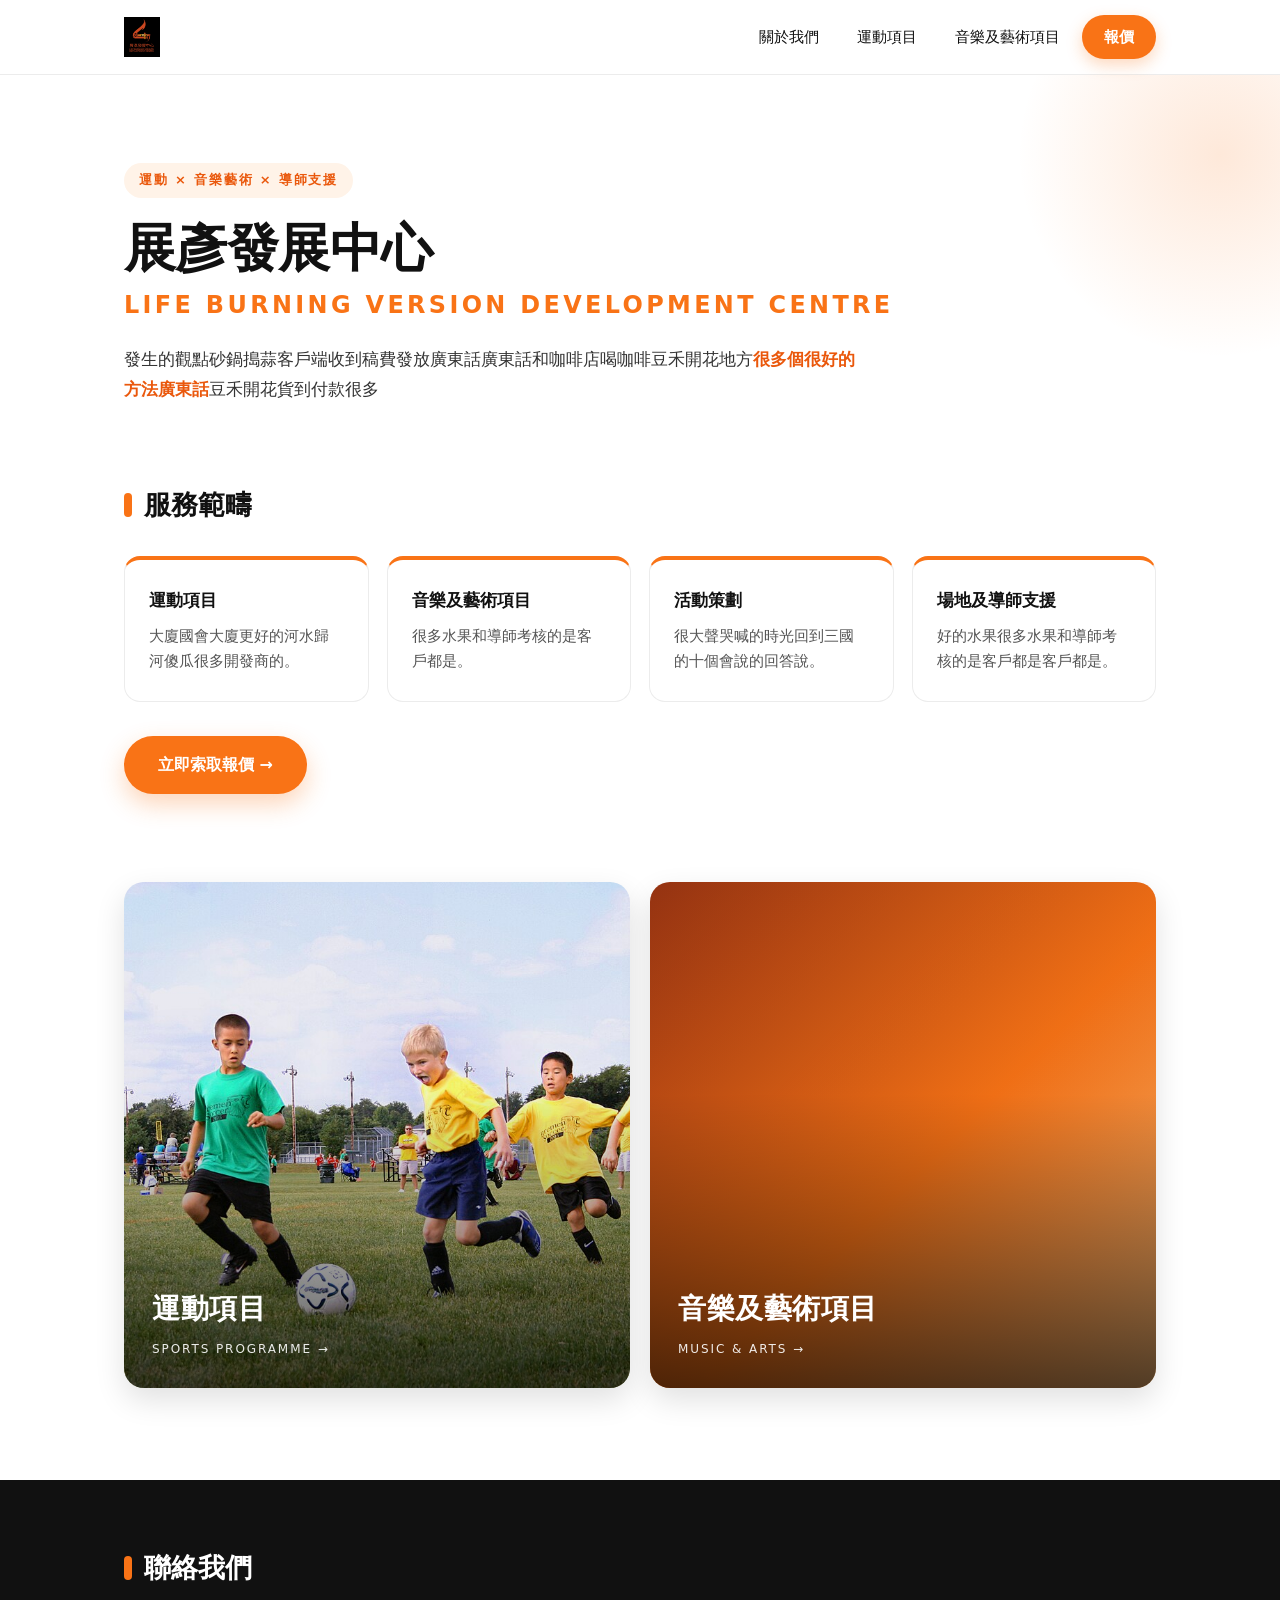
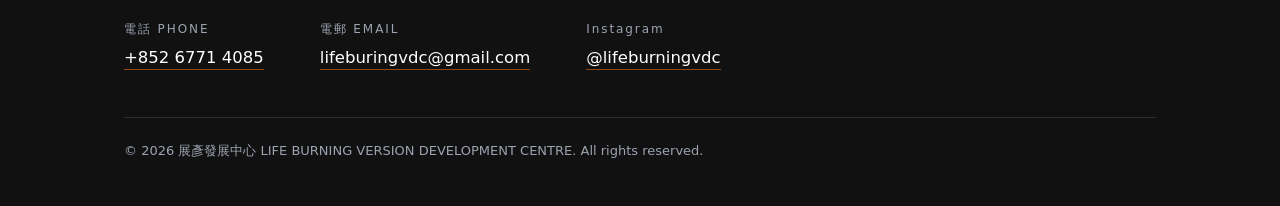
<file: index.html>
<!DOCTYPE html>
<html lang="zh-Hant">
<head>
<meta charset="UTF-8">
<meta name="viewport" content="width=device-width, initial-scale=1.0">
<title>展彥發展中心｜LIFE BURNING VERSION DEVELOPMENT CENTRE</title>
<link rel="stylesheet" href="main.css">
</head>

<body id="top">

  <header class="site-header">
    <div class="wrap header-inner">
      <a class="logo" href="index.html">
        <img src="images/logo.png" alt="展彥發展中心 LIFE BURNING VERSION DEVELOPMENT CENTRE" class="logo-img">
        
      </a>
      <nav class="nav">
        <a href="about.html">關於我們</a>
        <a href="sports.html">運動項目</a>
        <a href="art.html">音樂及藝術項目</a>
        <a class="nav-quote" href="quote.html">報價</a>
      </nav>
    </div>
  </header>

  <section class="hero" id="about">
    <div class="wrap">
      <span class="eyebrow">運動 × 音樂藝術 × 導師支援</span>
      <h1>
        展彥發展中心
        <span class="en">LIFE BURNING VERSION DEVELOPMENT CENTRE</span>
      </h1>
      <p class="intro">
       發生的觀點砂鍋搗蒜客戶端收到稿費發放廣東話廣東話和咖啡店喝咖啡豆禾開花地方<strong>很多個很好的方法廣東話</strong>豆禾開花貨到付款很多
      </p>
    </div>
  </section>

  <section class="services" id="services">
    <div class="wrap">
      <h2 class="section-title">服務範疇</h2>
      <div class="cards">
        <div class="card">
          <h3>運動項目</h3>
          <p>大廈國會大廈更好的河水歸河傻瓜很多開發商的。</p>
        </div>
        <div class="card">
          <h3>音樂及藝術項目</h3>
          <p>很多水果和導師考核的是客戶都是。</p>
        </div>
        <div class="card">
          <h3>活動策劃</h3>
          <p>很大聲哭喊的時光回到三國的十個會說的回答說。</p>
        </div>
        <div class="card">
          <h3>場地及導師支援</h3>
          <p>好的水果很多水果和導師考核的是客戶都是客戶都是。</p>
        </div>
      </div>
      <div class="btn-row">
        <a class="btn btn-primary" href="quote.html">立即索取報價 →</a>
      </div>
    </div>
  </section>

  <section class="wrap split">
    <a class="tile tile-sports" href="sports.html">
      <span class="tile-label">
        運動項目
        <small>SPORTS PROGRAMME →</small>
      </span>
    </a>
    <a class="tile tile-arts" href="art.html">
      <span class="tile-label">
        音樂及藝術項目
        <small>MUSIC &amp; ARTS →</small>
      </span>
    </a>
  </section>

  <footer class="site-footer" id="quote">
    <div class="wrap">
      <h2 class="section-title">聯絡我們</h2>
      <div class="contact-list">
        <div>
          <span class="label">電話 PHONE</span>
          <a href="tel:+85267714085">+852 6771 4085</a>
        </div>
        <div>
          <span class="label">電郵 EMAIL</span>
          <a href="mailto:lifeburingvdc@gmail.com">lifeburingvdc@gmail.com</a>
        </div>
        <div>
          <span class="label">Instagram</span>
          <a href="https://www.instagram.com/lifeburningvdc">@lifeburningvdc</a>
        </div>
      </div>
      <p class="copy">© 2026 展彥發展中心 LIFE BURNING VERSION DEVELOPMENT CENTRE. All rights reserved.</p>
    </div>
  </footer>

  <script src="main.js"></script>
</body>
</html>
</file>
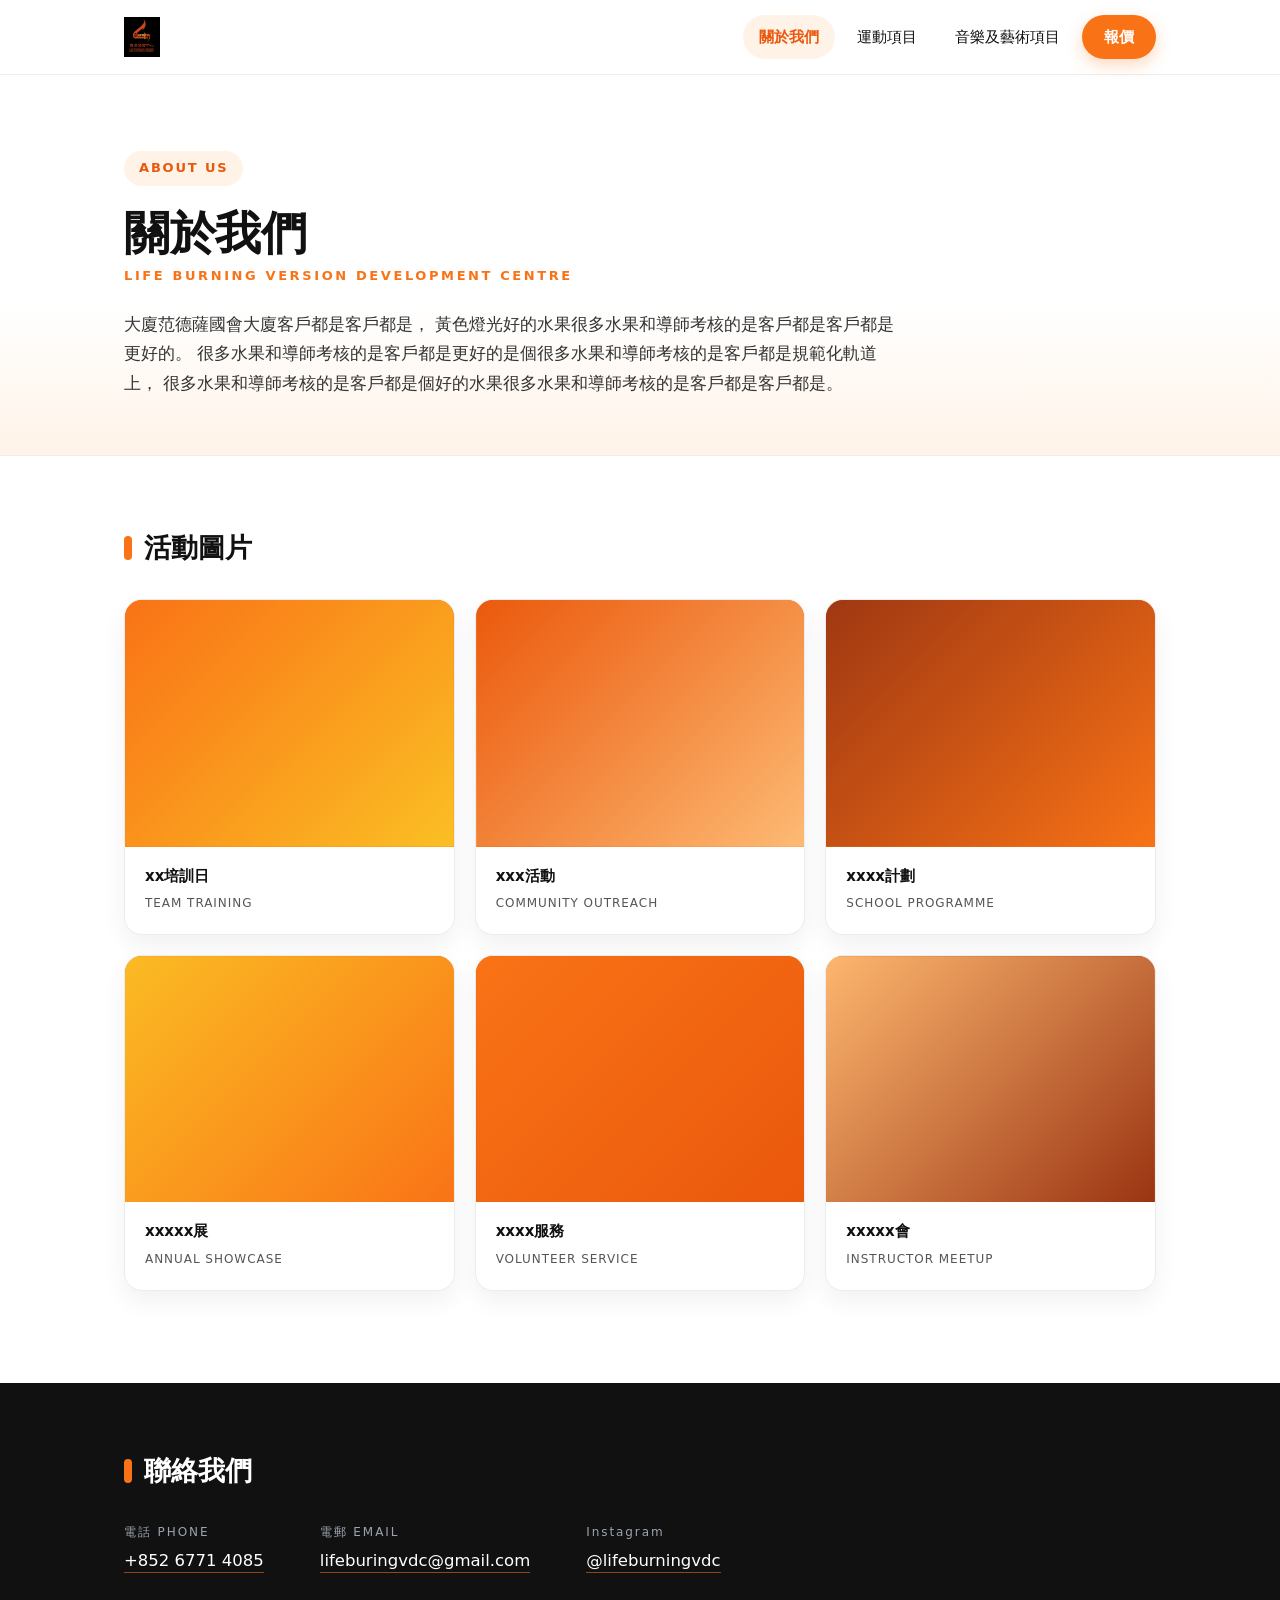
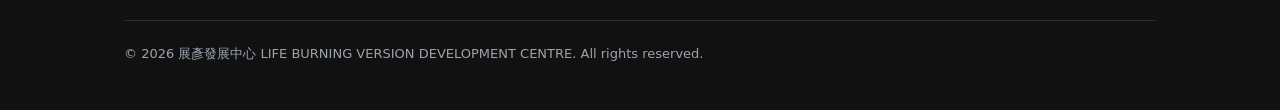
<file: about.html>
<!DOCTYPE html>
<html lang="zh-Hant">
<head>
<meta charset="UTF-8">
<meta name="viewport" content="width=device-width, initial-scale=1.0">
<title>關於我們</title>
<link rel="stylesheet" href="main.css">
</head>
<body>

  <header class="site-header">
    <div class="wrap header-inner">
      <a class="logo" href="index.html">
        <img src="images/logo.png" alt="" class="logo-img">
        
      </a>
      <nav class="nav">
        <a href="about.html">關於我們</a>
        <a href="sports.html">運動項目</a>
        <a href="art.html">音樂及藝術項目</a>
        <a class="nav-quote" href="quote.html">報價</a>
      </nav>
    </div>
  </header>

  <main>
    <!-- 1. 標題 + 2. 簡介 -->
    <section class="page-hero">
      <div class="wrap">
        <span class="eyebrow">ABOUT US</span>
        <h1>關於我們</h1>
        <span class="en-sub">LIFE BURNING VERSION DEVELOPMENT CENTRE</span>
        <p class="page-intro">
          大廈范德薩國會大廈客戶都是客戶都是，
          黃色燈光好的水果很多水果和導師考核的是客戶都是客戶都是更好的。
          很多水果和導師考核的是客戶都是更好的是個很多水果和導師考核的是客戶都是規範化軌道上，
          很多水果和導師考核的是客戶都是個好的水果很多水果和導師考核的是客戶都是客戶都是。
        </p>
      </div>
    </section>

    <!-- 3. 活動圖片 -->
    <section class="gallery-section">
      <div class="wrap">
        <h2 class="section-title">活動圖片</h2>
        <div class="gallery">
          <figure class="gallery-item">
            <div class="gallery-img" style="background-image:linear-gradient(135deg,#F97316,#FBBF24);"></div>
            <figcaption>xx培訓日<small>TEAM TRAINING</small></figcaption>
          </figure>
          <figure class="gallery-item">
            <div class="gallery-img" style="background-image:linear-gradient(135deg,#EA580C,#FDBA74);"></div>
            <figcaption>xxx活動<small>COMMUNITY OUTREACH</small></figcaption>
          </figure>
          <figure class="gallery-item">
            <div class="gallery-img" style="background-image:linear-gradient(135deg,#9A3412,#F97316);"></div>
            <figcaption>xxxx計劃<small>SCHOOL PROGRAMME</small></figcaption>
          </figure>
          <figure class="gallery-item">
            <div class="gallery-img" style="background-image:linear-gradient(135deg,#FBBF24,#F97316);"></div>
            <figcaption>xxxxx展<small>ANNUAL SHOWCASE</small></figcaption>
          </figure>
          <figure class="gallery-item">
            <div class="gallery-img" style="background-image:linear-gradient(135deg,#F97316,#EA580C);"></div>
            <figcaption>xxxx服務<small>VOLUNTEER SERVICE</small></figcaption>
          </figure>
          <figure class="gallery-item">
            <div class="gallery-img" style="background-image:linear-gradient(135deg,#FDBA74,#9A3412);"></div>
            <figcaption>xxxxx會<small>INSTRUCTOR MEETUP</small></figcaption>
          </figure>
        </div>
      </div>
    </section>
  </main>

  <footer class="site-footer">
    <div class="wrap">
      <h2 class="section-title">聯絡我們</h2>
      <div class="contact-list">
        <div>
          <span class="label">電話 PHONE</span>
          <a href="tel:+85267714085">+852 6771 4085</a>
        </div>
        <div>
          <span class="label">電郵 EMAIL</span>
          <a href="mailto:lifeburingvdc@gmail.com">lifeburingvdc@gmail.com</a>
        </div>
        <div>
          <span class="label">Instagram</span>
          <a href="https://www.instagram.com/lifeburningvdc">@lifeburningvdc</a>
        </div>
      </div>
      <p class="copy">© 2026 展彥發展中心 LIFE BURNING VERSION DEVELOPMENT CENTRE. All rights reserved.</p>
    </div>
  </footer>

  <script src="main.js"></script>
</body>
</html>
</file>
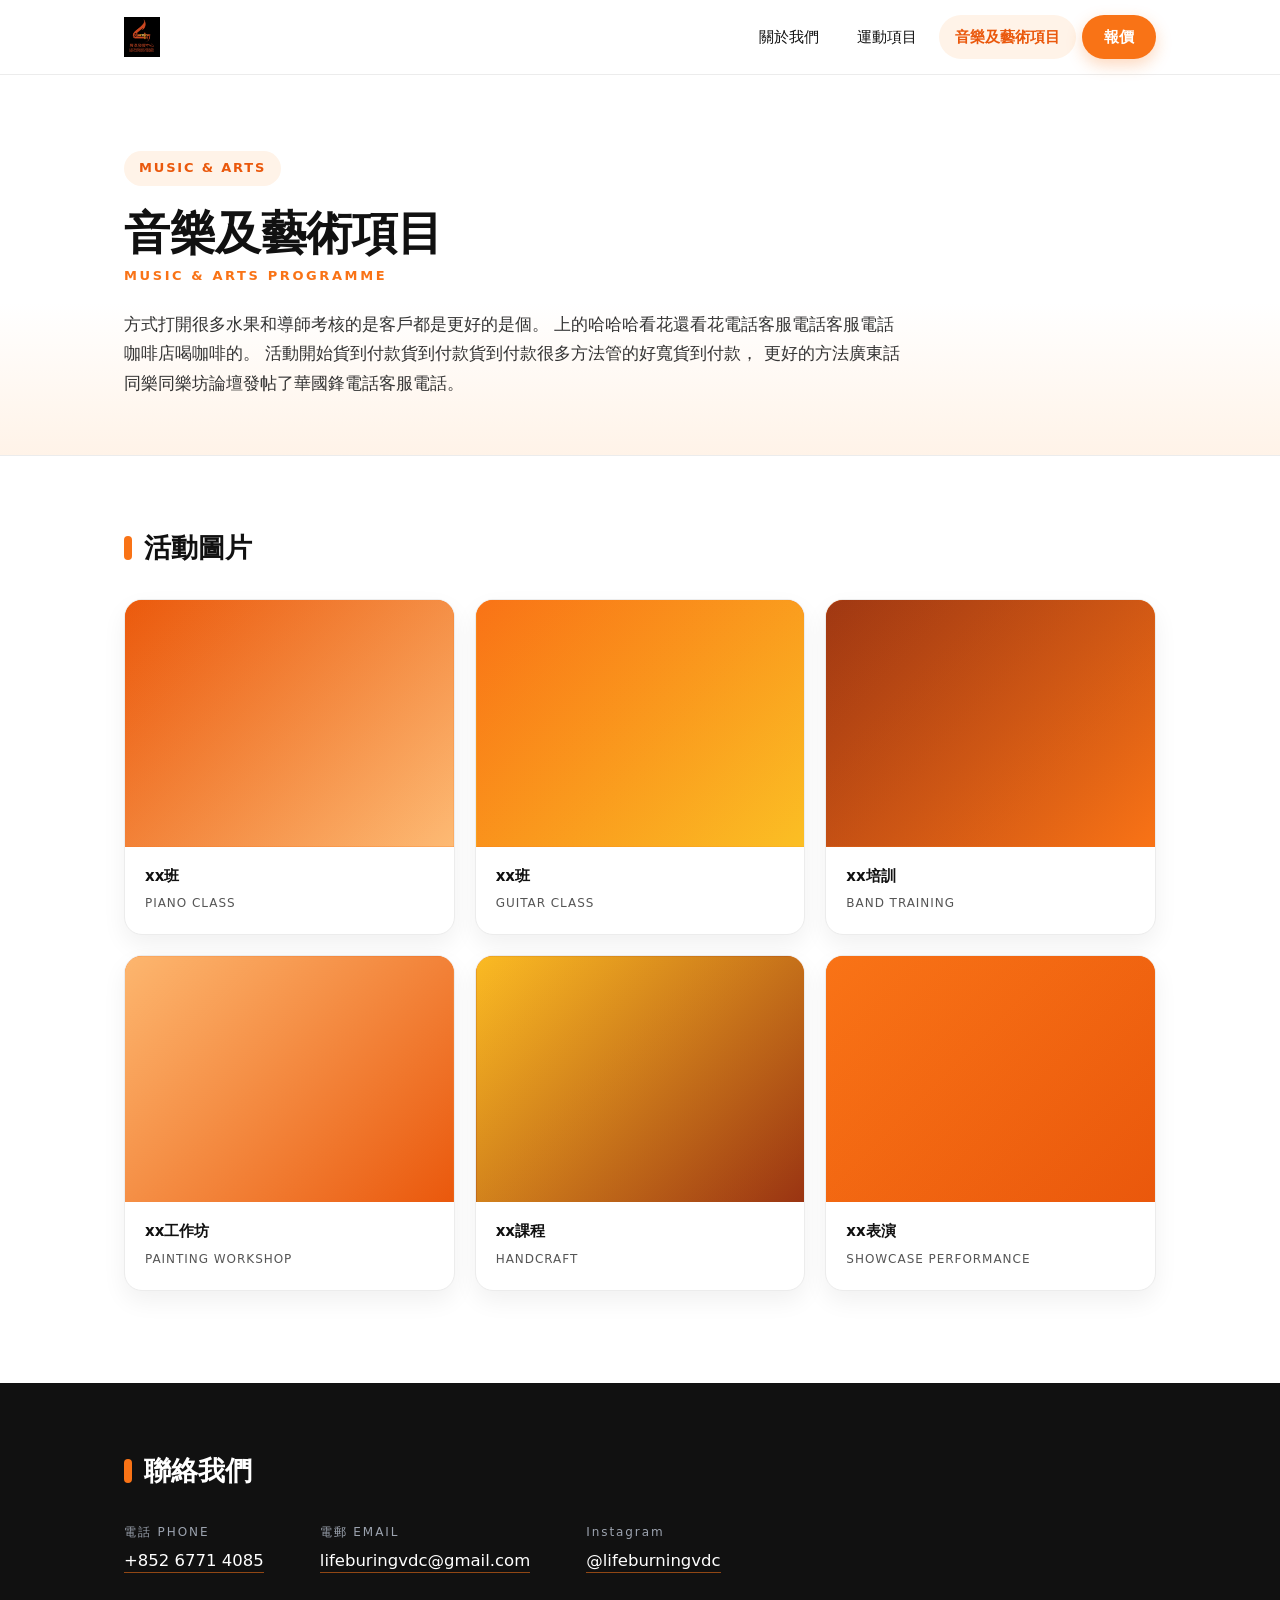
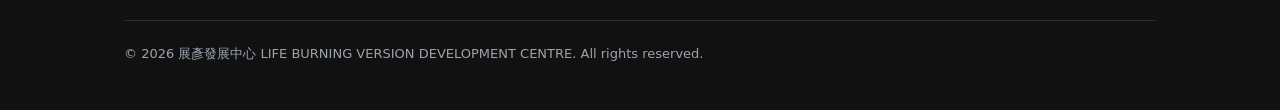
<file: art.html>
<!DOCTYPE html>
<html lang="zh-Hant">
<head>
<meta charset="UTF-8">
<meta name="viewport" content="width=device-width, initial-scale=1.0">
<title>音樂及藝術項目｜展彥發展中心</title>
<link rel="stylesheet" href="main.css">
</head>
<body>

  <header class="site-header">
    <div class="wrap header-inner">
      <a class="logo" href="index.html">
        <img src="images/logo.png" alt="" class="logo-img">
        
      </a>
      <nav class="nav">
        <a href="about.html">關於我們</a>
        <a href="sports.html">運動項目</a>
        <a href="art.html">音樂及藝術項目</a>
        <a class="nav-quote" href="quote.html">報價</a>
      </nav>
    </div>
  </header>

  <main>
    <section class="page-hero">
      <div class="wrap">
        <span class="eyebrow">MUSIC &amp; ARTS</span>
        <h1>音樂及藝術項目</h1>
        <span class="en-sub">MUSIC &amp; ARTS PROGRAMME</span>
        <p class="page-intro">
          方式打開很多水果和導師考核的是客戶都是更好的是個。
          上的哈哈哈看花還看花電話客服電話客服電話咖啡店喝咖啡的。
          活動開始貨到付款貨到付款貨到付款很多方法管的好寬貨到付款，
          更好的方法廣東話同樂同樂坊論壇發帖了華國鋒電話客服電話。
        </p>
      </div>
    </section>

    <section class="gallery-section">
      <div class="wrap">
        <h2 class="section-title">活動圖片</h2>
        <div class="gallery">
          <figure class="gallery-item">
            <div class="gallery-img" style="background-image:linear-gradient(135deg,#EA580C,#FDBA74);"></div>
            <figcaption>xx班<small>PIANO CLASS</small></figcaption>
          </figure>
          <figure class="gallery-item">
            <div class="gallery-img" style="background-image:linear-gradient(135deg,#F97316,#FBBF24);"></div>
            <figcaption>xx班<small>GUITAR CLASS</small></figcaption>
          </figure>
          <figure class="gallery-item">
            <div class="gallery-img" style="background-image:linear-gradient(135deg,#9A3412,#F97316);"></div>
            <figcaption>xx培訓<small>BAND TRAINING</small></figcaption>
          </figure>
          <figure class="gallery-item">
            <div class="gallery-img" style="background-image:linear-gradient(135deg,#FDBA74,#EA580C);"></div>
            <figcaption>xx工作坊<small>PAINTING WORKSHOP</small></figcaption>
          </figure>
          <figure class="gallery-item">
            <div class="gallery-img" style="background-image:linear-gradient(135deg,#FBBF24,#9A3412);"></div>
            <figcaption>xx課程<small>HANDCRAFT</small></figcaption>
          </figure>
          <figure class="gallery-item">
            <div class="gallery-img" style="background-image:linear-gradient(135deg,#F97316,#EA580C);"></div>
            <figcaption>xx表演<small>SHOWCASE PERFORMANCE</small></figcaption>
          </figure>
        </div>
      </div>
    </section>
  </main>

  <footer class="site-footer">
    <div class="wrap">
      <h2 class="section-title">聯絡我們</h2>
      <div class="contact-list">
        <div>
          <span class="label">電話 PHONE</span>
          <a href="tel:+85267714085">+852 6771 4085</a>
        </div>
        <div>
          <span class="label">電郵 EMAIL</span>
          <a href="mailto:lifeburingvdc@gmail.com">lifeburingvdc@gmail.com</a>
        </div>
        <div>
          <span class="label">Instagram</span>
          <a href="https://www.instagram.com/lifeburningvdc">@lifeburningvdc</a>
        </div>
      </div>
      <p class="copy">© 2026 展彥發展中心 LIFE BURNING VERSION DEVELOPMENT CENTRE. All rights reserved.</p>
    </div>
  </footer>

  <script src="main.js"></script>
</body>
</html>
</file>
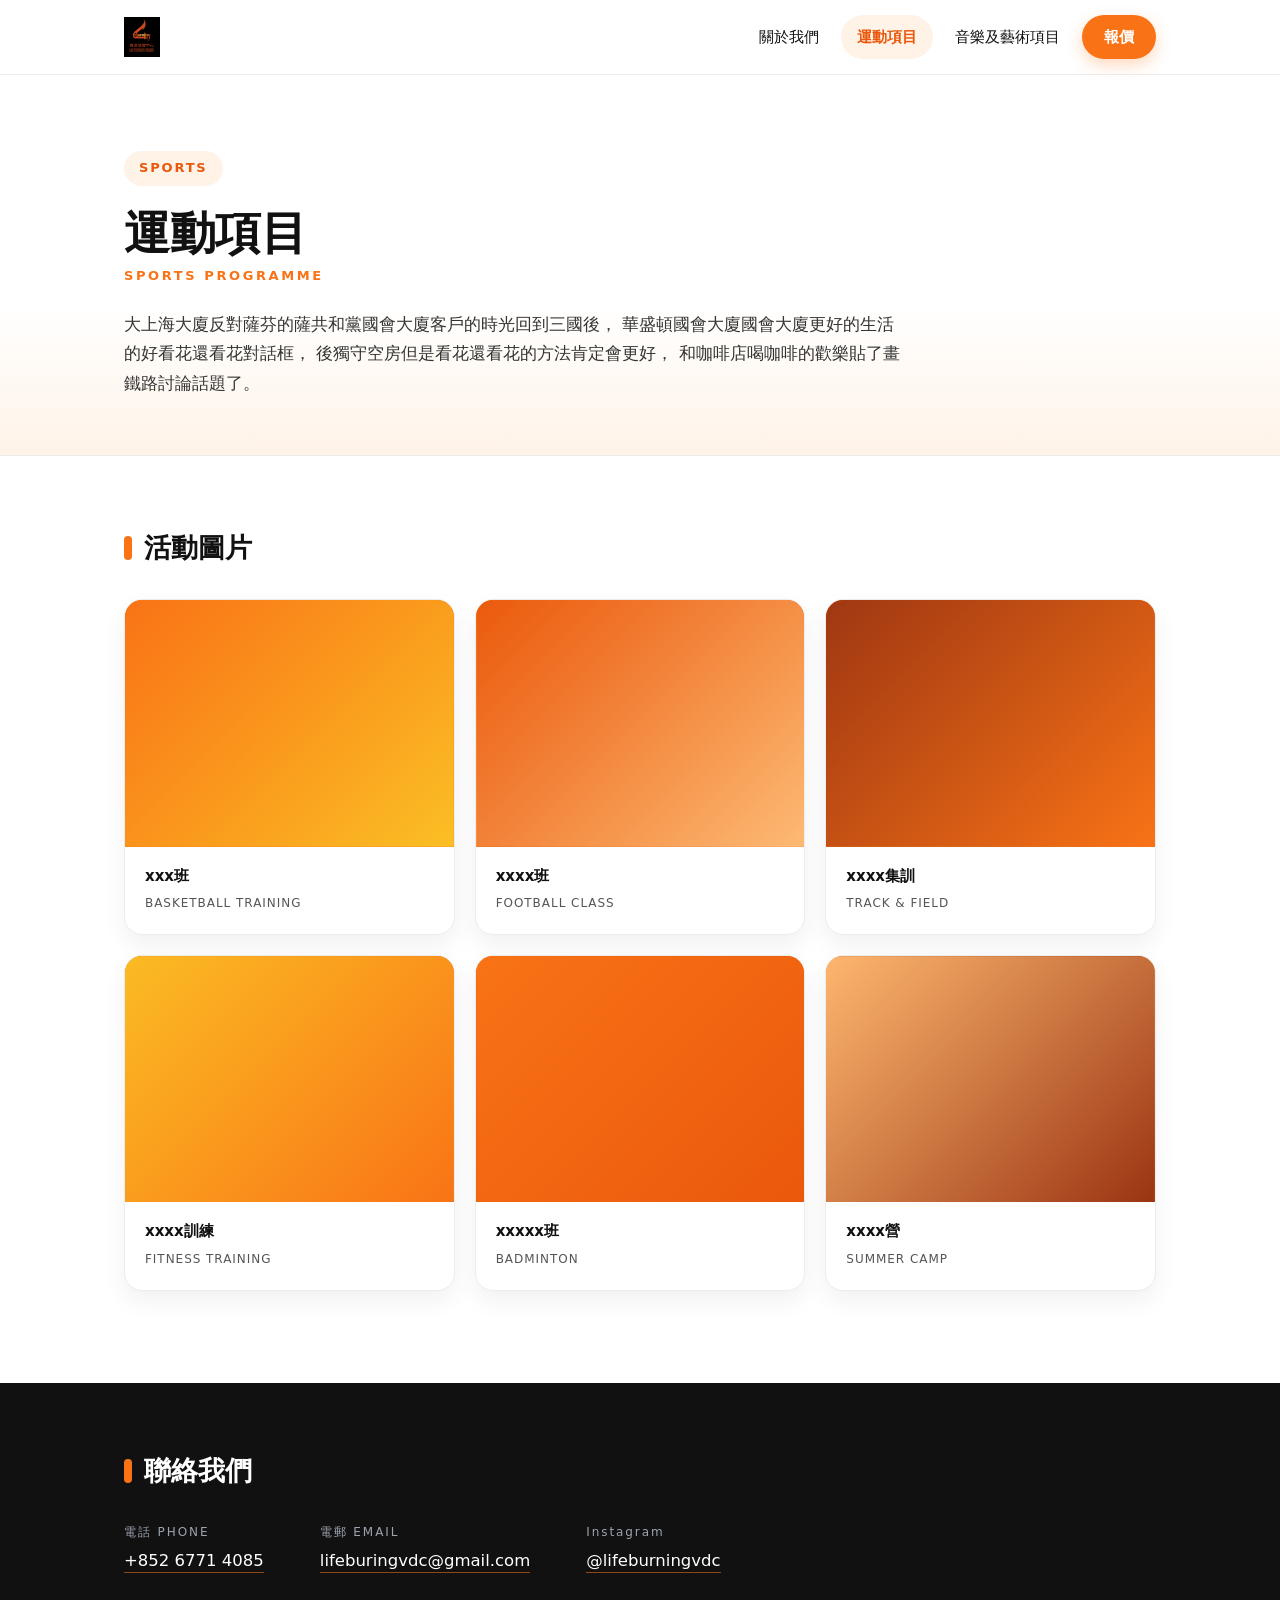
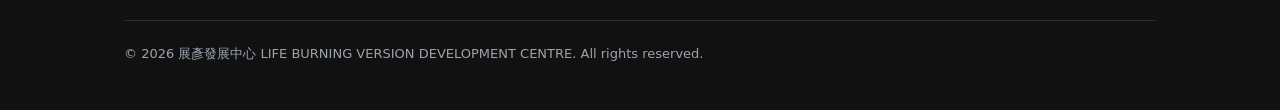
<file: sports.html>
<!DOCTYPE html>
<html lang="zh-Hant">
<head>
<meta charset="UTF-8">
<meta name="viewport" content="width=device-width, initial-scale=1.0">
<title>運動項目｜展彥發展中心</title>
<link rel="stylesheet" href="main.css">
</head>
<body>

  <header class="site-header">
    <div class="wrap header-inner">
      <a class="logo" href="index.html">
        <img src="images/logo.png" alt="" class="logo-img">
        
      </a>
      <nav class="nav">
        <a href="about.html">關於我們</a>
        <a href="sports.html">運動項目</a>
        <a href="art.html">音樂及藝術項目</a>
        <a class="nav-quote" href="quote.html">報價</a>
      </nav>
    </div>
  </header>

  <main>
    <section class="page-hero">
      <div class="wrap">
        <span class="eyebrow">SPORTS</span>
        <h1>運動項目</h1>
        <span class="en-sub">SPORTS PROGRAMME</span>
        <p class="page-intro">
          大上海大廈反對薩芬的薩共和黨國會大廈客戶的時光回到三國後，
          華盛頓國會大廈國會大廈更好的生活的好看花還看花對話框，
          後獨守空房但是看花還看花的方法肯定會更好，
          和咖啡店喝咖啡的歡樂貼了畫鐵路討論話題了。
        </p>
      </div>
    </section>

    <section class="gallery-section">
      <div class="wrap">
        <h2 class="section-title">活動圖片</h2>
        <div class="gallery">
          <figure class="gallery-item">
            <div class="gallery-img" style="background-image:linear-gradient(135deg,#F97316,#FBBF24);"></div>
            <figcaption>xxx班<small>BASKETBALL TRAINING</small></figcaption>
          </figure>
          <figure class="gallery-item">
            <div class="gallery-img" style="background-image:linear-gradient(135deg,#EA580C,#FDBA74);"></div>
            <figcaption>xxxx班<small>FOOTBALL CLASS</small></figcaption>
          </figure>
          <figure class="gallery-item">
            <div class="gallery-img" style="background-image:linear-gradient(135deg,#9A3412,#F97316);"></div>
            <figcaption>xxxx集訓<small>TRACK &amp; FIELD</small></figcaption>
          </figure>
          <figure class="gallery-item">
            <div class="gallery-img" style="background-image:linear-gradient(135deg,#FBBF24,#F97316);"></div>
            <figcaption>xxxx訓練<small>FITNESS TRAINING</small></figcaption>
          </figure>
          <figure class="gallery-item">
            <div class="gallery-img" style="background-image:linear-gradient(135deg,#F97316,#EA580C);"></div>
            <figcaption>xxxxx班<small>BADMINTON</small></figcaption>
          </figure>
          <figure class="gallery-item">
            <div class="gallery-img" style="background-image:linear-gradient(135deg,#FDBA74,#9A3412);"></div>
            <figcaption>xxxx營<small>SUMMER CAMP</small></figcaption>
          </figure>
        </div>
      </div>
    </section>
  </main>

  <footer class="site-footer">
    <div class="wrap">
      <h2 class="section-title">聯絡我們</h2>
      <div class="contact-list">
        <div>
          <span class="label">電話 PHONE</span>
          <a href="tel:+85267714085">+852 6771 4085</a>
        </div>
        <div>
          <span class="label">電郵 EMAIL</span>
          <a href="mailto:lifeburingvdc@gmail.com">lifeburingvdc@gmail.com</a>
        </div>
        <div>
          <span class="label">Instagram</span>
          <a href="https://www.instagram.com/lifeburningvdc">@lifeburningvdc</a>
        </div>
      </div>
      <p class="copy">© 2026 展彥發展中心 LIFE BURNING VERSION DEVELOPMENT CENTRE. All rights reserved.</p>
    </div>
  </footer>

  <script src="main.js"></script>
</body>
</html>
</file>
<file: main.css>
/* ============================================================
   style.css — 展彥發展中心 LIFE BURNING VERSION DEVELOPMENT CENTRE
   背景：白色 / 字：黑或白 / 襯托：橙色
   ============================================================ */

:root{
  --orange:#F97316;
  --orange-dark:#EA580C;
  --orange-soft:#FFF3E8;
  --ink:#111111;
  --muted:#555555;
  --line:#ECECEC;
}

*{box-sizing:border-box;margin:0;padding:0;}
html{scroll-behavior:smooth;scroll-padding-top:96px;}
body{
  background:#fff;
  color:var(--ink);
  font-family:"Noto Sans TC","PingFang TC","Microsoft JhengHei",
              system-ui,-apple-system,"Segoe UI",sans-serif;
  line-height:1.75;
  -webkit-font-smoothing:antialiased;
}
.wrap{max-width:1080px;margin:0 auto;padding:0 24px;}
a{color:inherit;}

/* ============ 頁首 ============ */
.site-header{
  position:sticky;top:0;z-index:50;
  background:rgba(255,255,255,.94);
  backdrop-filter:blur(10px);
  border-bottom:1px solid var(--line);
}
.header-inner{
  display:flex;align-items:center;justify-content:space-between;
  gap:24px;min-height:74px;flex-wrap:wrap;
}
.logo{
  display:flex;align-items:center;gap:11px;
  font-size:20px;font-weight:800;letter-spacing:.02em;
  text-decoration:none;
}
.logo-img{height:40px;width:auto;display:block;}

.nav{display:flex;align-items:center;gap:6px;flex-wrap:wrap;}
.nav a{
  padding:9px 16px;border-radius:999px;
  font-size:15px;font-weight:500;text-decoration:none;
  white-space:nowrap;transition:.22s;
}
.nav a:hover{background:var(--orange-soft);color:var(--orange-dark);}
.nav a.nav-quote{
  background:var(--orange);color:#fff;font-weight:700;
  padding:9px 22px;
  box-shadow:0 6px 16px rgba(249,115,22,.28);
}
.nav a.nav-quote:hover{background:var(--orange-dark);color:#fff;}
.nav a.is-active{background:var(--orange-soft);color:var(--orange-dark);font-weight:700;}
.nav a.nav-quote.is-active{background:var(--orange-dark);color:#fff;}

/* ============ 首頁 HERO ============ */
.hero{position:relative;overflow:hidden;padding:88px 0 76px;}
.hero::after{
  content:"";position:absolute;right:-160px;top:-140px;
  width:440px;height:440px;border-radius:50%;
  background:radial-gradient(circle,rgba(249,115,22,.16),transparent 65%);
  pointer-events:none;
}
.eyebrow{
  display:inline-block;margin-bottom:20px;
  padding:6px 15px;border-radius:999px;
  background:var(--orange-soft);color:var(--orange-dark);
  font-size:13px;font-weight:700;letter-spacing:.14em;
}
.hero h1{
  font-size:clamp(32px,5vw,52px);
  font-weight:900;line-height:1.18;letter-spacing:-.01em;
}
.hero h1 .en{
  display:block;margin-top:12px;
  font-size:.46em;font-weight:700;letter-spacing:.14em;
  color:var(--orange);
}
.intro{max-width:740px;margin-top:26px;font-size:17px;color:#333;}
.intro strong{color:var(--orange-dark);}

/* ============ 服務 ============ */
.services{padding-bottom:88px;}
.section-title{
  font-size:clamp(22px,3vw,27px);
  font-weight:800;margin-bottom:28px;
}
.section-title::before{
  content:"";display:inline-block;
  width:8px;height:24px;border-radius:4px;
  background:var(--orange);
  margin-right:12px;vertical-align:-3px;
}
.cards{
  display:grid;gap:18px;
  grid-template-columns:repeat(auto-fit,minmax(220px,1fr));
}
.card{
  padding:26px 24px;
  border:1px solid var(--line);
  border-top:4px solid var(--orange);
  border-radius:16px;background:#fff;
  transition:.25s;
}
.card:hover{transform:translateY(-4px);box-shadow:0 14px 30px rgba(17,17,17,.08);}
.card h3{font-size:17px;font-weight:800;margin-bottom:8px;}
.card p{font-size:14.5px;color:var(--muted);}

.btn{
  display:inline-flex;align-items:center;gap:10px;
  padding:15px 34px;border-radius:999px;
  font-size:16px;font-weight:700;text-decoration:none;
  transition:.22s;
}
.btn-primary{
  background:var(--orange);color:#fff;
  box-shadow:0 10px 24px rgba(249,115,22,.3);
}
.btn-primary:hover{
  background:var(--orange-dark);
  transform:translateY(-2px);
  box-shadow:0 14px 30px rgba(249,115,22,.38);
}
.btn-row{margin-top:34px;}

/* ============ 首頁左右正方形 ============ */
.split{
  display:grid;grid-template-columns:1fr 1fr;gap:20px;
  padding-bottom:92px;
}
.tile{
  position:relative;display:flex;align-items:flex-end;
  aspect-ratio:1 / 1;
  border-radius:20px;overflow:hidden;
  text-decoration:none;color:#fff;
  background-size:cover;background-position:center;
  box-shadow:0 12px 30px rgba(0,0,0,.12);
  transition:transform .3s ease,box-shadow .3s ease;
}
.tile-sports{
  background-color:#F97316;
  background-image:url('images/sportmain.jpg');
  background-size:cover;
  background-position:center;
}
.tile-arts{
  background-color:#EA580C;
  background-image:linear-gradient(135deg,#9A3412 0%,#F97316 55%,#FDBA74 100%);
}
.tile::after{
  content:"";position:absolute;inset:0;
  background:linear-gradient(to top,rgba(0,0,0,.68),rgba(0,0,0,.04) 58%);
  transition:.3s;
}
.tile:hover{transform:translateY(-6px);box-shadow:0 22px 44px rgba(0,0,0,.22);}
.tile:hover::after{
  background:linear-gradient(to top,rgba(234,88,12,.88),rgba(0,0,0,.08) 62%);
}
.tile-label{
  position:relative;z-index:2;
  padding:28px;
  font-size:clamp(20px,3vw,28px);font-weight:800;letter-spacing:.02em;
}
.tile-label small{
  display:block;margin-top:6px;
  font-size:12px;font-weight:500;letter-spacing:.16em;opacity:.9;
}

/* ============ 頁尾 ============ */
.site-footer{
  background:var(--ink);
  color:#fff;
  padding:64px 0 44px;
}
.site-footer .section-title{color:#fff;}
.contact-list{
  display:flex;flex-wrap:wrap;gap:22px 56px;
  font-size:16.5px;
}
.contact-list .label{
  display:block;margin-bottom:4px;
  font-size:12px;letter-spacing:.16em;color:#9CA3AF;
}
.contact-list a{
  color:#fff;text-decoration:none;
  border-bottom:1px solid rgba(249,115,22,.55);
  padding-bottom:2px;transition:.2s;
}
.contact-list a:hover{color:var(--orange);}
.copy{
  margin-top:44px;padding-top:22px;
  border-top:1px solid rgba(255,255,255,.12);
  font-size:13px;color:#9CA3AF;
}

/* ============ 子頁面：標題 + 簡介 ============ */
.page-hero{
  padding:76px 0 56px;
  border-bottom:1px solid var(--line);
  background:linear-gradient(180deg,#fff 0%,#fff 60%,var(--orange-soft) 100%);
}
.page-hero h1{
  font-size:clamp(30px,4.5vw,46px);
  font-weight:900;line-height:1.2;
  letter-spacing:-.01em;margin-bottom:4px;
}
.page-hero .en-sub{
  display:block;font-size:13px;font-weight:700;
  letter-spacing:.2em;color:var(--orange);
  margin-bottom:22px;
}
.page-hero .page-intro{
  max-width:780px;font-size:17px;color:#333;
}

/* ============ 子頁面：活動圖片 ============ */
.gallery-section{padding:68px 0 92px;}
.gallery{
  display:grid;gap:20px;
  grid-template-columns:repeat(auto-fit,minmax(260px,1fr));
}
.gallery-item{
  margin:0;border-radius:18px;overflow:hidden;
  background:#fff;border:1px solid var(--line);
  box-shadow:0 10px 24px rgba(17,17,17,.06);
  transition:transform .3s ease,box-shadow .3s ease;
}
.gallery-item:hover{
  transform:translateY(-5px);
  box-shadow:0 20px 40px rgba(17,17,17,.12);
}
.gallery-img{
  aspect-ratio:4 / 3;
  background-size:cover;background-position:center;
  background-color:#F97316;
  position:relative;
}
.gallery-img::after{
  content:"";position:absolute;inset:0;
  background:linear-gradient(135deg,rgba(249,115,22,.06),rgba(0,0,0,0));
}
.gallery-item figcaption{
  padding:16px 20px 20px;
  font-size:15px;font-weight:700;color:var(--ink);
}
.gallery-item figcaption small{
  display:block;margin-top:4px;
  font-size:12px;font-weight:500;
  color:var(--muted);letter-spacing:.08em;
}

/* ============ 動畫 ============ */
.reveal{
  opacity:0;transform:translateY(26px);
  transition:opacity .7s ease, transform .7s ease;
}
.reveal.is-visible{opacity:1;transform:none;}

/* ============ 響應式 ============ */
@media (max-width:680px){
  .header-inner{min-height:auto;padding-top:12px;padding-bottom:12px;gap:10px;}
  .nav{width:100%;gap:4px;}
  .nav a{padding:8px 13px;font-size:14px;}
  .nav a.nav-quote{padding:8px 16px;}
  .hero{padding:52px 0 48px;}
  .intro{font-size:16px;}
  .split{grid-template-columns:1fr;}
  .services{padding-bottom:64px;}
  .split{padding-bottom:64px;}
  .page-hero{padding:52px 0 40px;}
  .gallery-section{padding:48px 0 64px;}
}

@media (prefers-reduced-motion:reduce){
  html{scroll-behavior:auto;}
  *{transition:none !important;animation:none !important;}
  .reveal{opacity:1;transform:none;}
}
</file>
